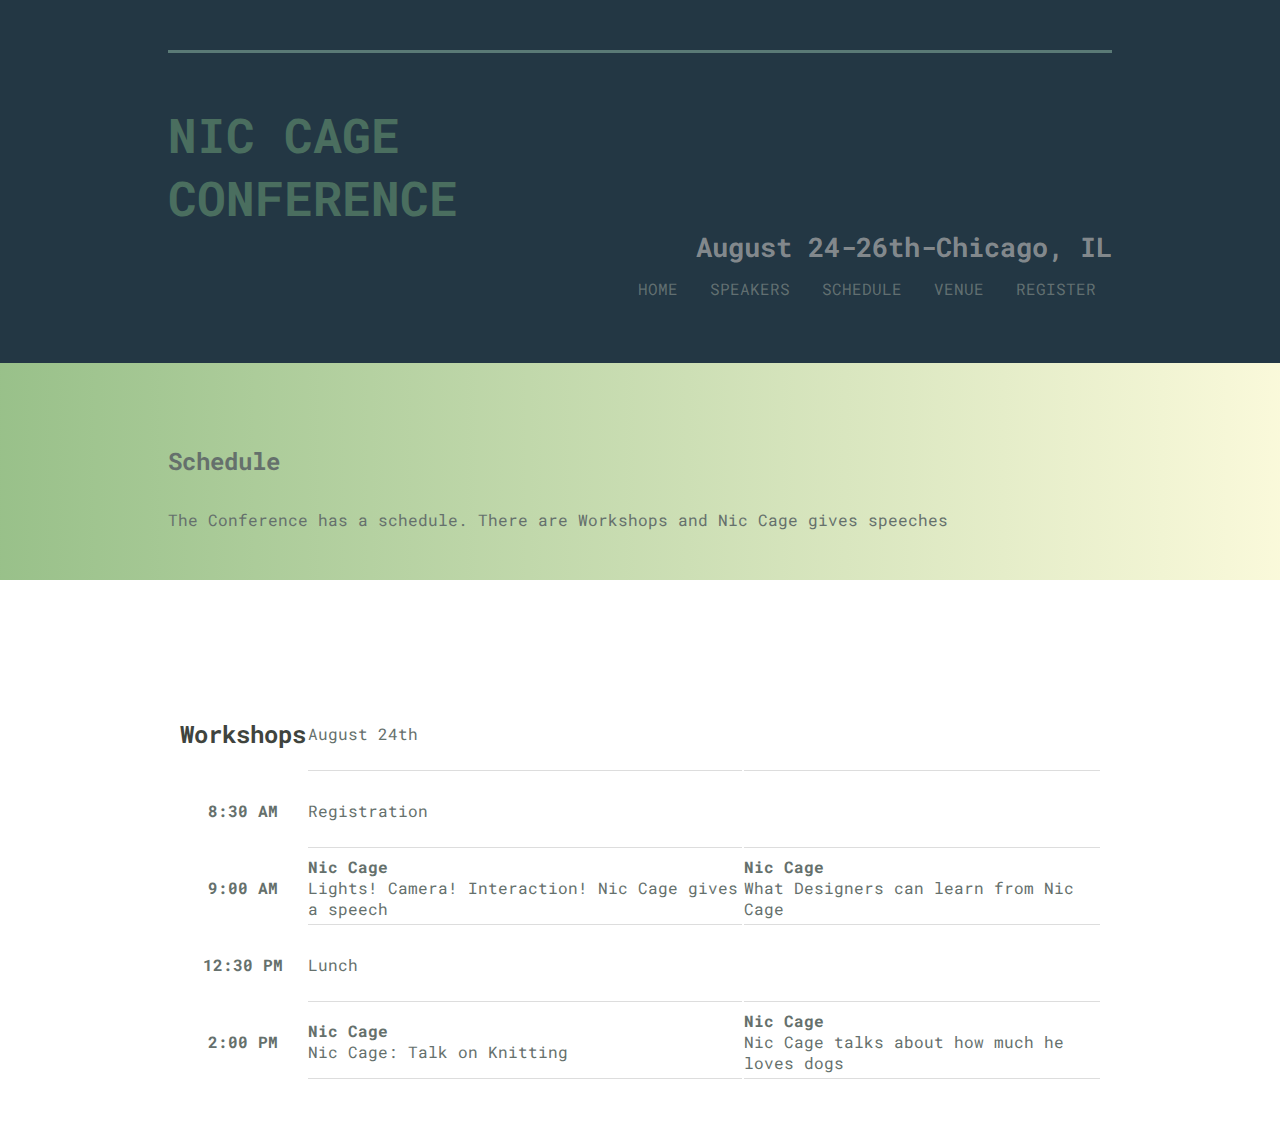
<file: index.html>
<!DOCTYPE html>
<html lang="en">
  <head>
    <meta charset="UTF-8" />
    <meta http-equiv="X-UA-Compatible" content="IE=edge" />
    <meta name="viewport" content="width=device-width, initial-scale=1.0" />
    <title>Document</title>
    <link rel="stylesheet" href="/style.css" />
    <link rel="preconnect" href="https://fonts.googleapis.com" />
    <link rel="preconnect" href="https://fonts.gstatic.com" crossorigin />
    <link
      href="https://fonts.googleapis.com/css2?family=IBM+Plex+Serif:ital,wght@1,100;1,300&family=Inconsolata&family=Jost:wght@200&family=Roboto+Mono:wght@300&display=swap"
      rel="stylesheet"
    />
  </head>
  <body>
    <header>
      <section class="top-header">
        <div class="top-div">
          <h1>
            Nic Cage <br />
            Conference
          </h1>
        </div>

        <div class="date-div">
          <h2>August 24-26th-Chicago, IL</h2>
        </div>

        <ul>
          <li><a href="">Register</a></li>
          <li><a href="">Venue</a></li>
          <li><a href="">Schedule</a></li>
          <li><a href="">Speakers</a></li>
          <li><a href="">Home</a></li>
        </ul>
      </section>

      <section class="bottom-header">
        <div class="bottom-div">
          <h2>Schedule</h2>
          <p>
            The Conference has a schedule. There are Workshops and Nic Cage
            gives speeches
          </p>
        </div>
      </section>
    </header>
    <main>
      <table>
        <tr>
          <th><div class="workshops">
            <h2>Workshops</h2>
          </div></th>
          <td>August 24th</td>
          <td></td>
        </tr>
        <tr>
          <th>8:30 AM</th>
          <td>Registration</td>
          <td></td>
        </tr>
        <tr>
          <th>9:00 AM</th>
          <td><b>Nic Cage</b><br>Lights! Camera! Interaction! Nic Cage gives a speech</td>
          <td><b>Nic Cage</b><br>What Designers can learn from Nic Cage </td>
        </tr>
        <tr>
          <th>12:30 PM</th>
          <td>Lunch</td>
          <td></td>
        </tr>
        <tr>
          <th>2:00 PM</th>
          <td><b>Nic Cage</b><br>Nic Cage: Talk on Knitting</td>
          <td><b>Nic Cage</b><br>Nic Cage talks about how much he loves dogs</td>
        </tr>
      </table>
    </main>
  </body>
</html>
</file>
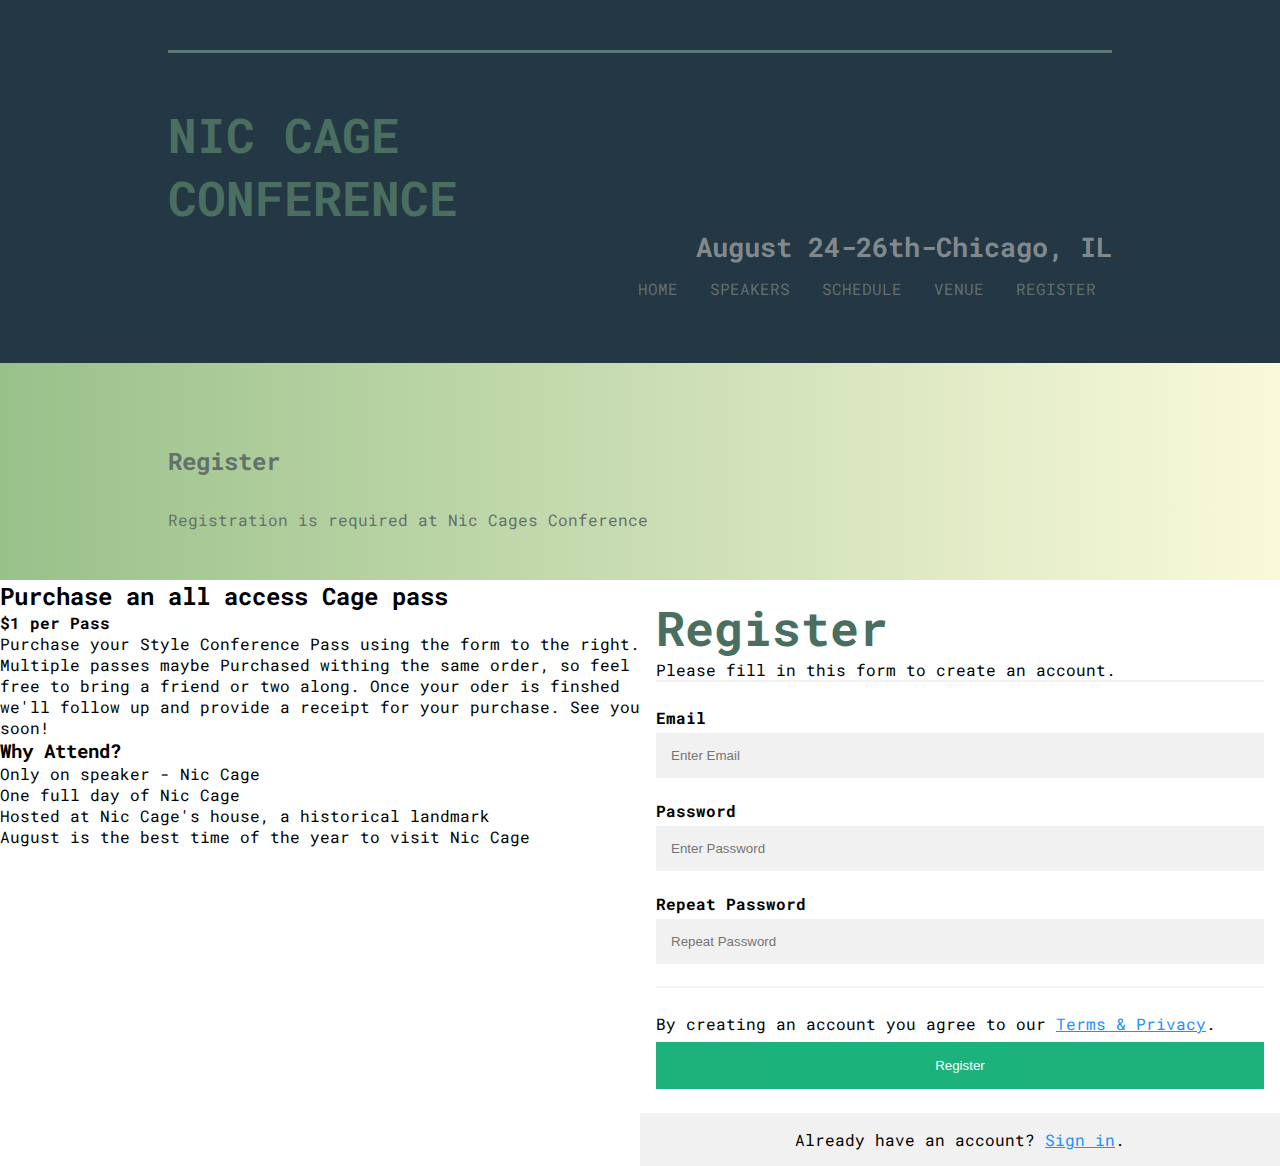
<file: register.html>
<!DOCTYPE html>
<html lang="en">
  <head>
    <meta charset="UTF-8" />
    <meta http-equiv="X-UA-Compatible" content="IE=edge" />
    <meta name="viewport" content="width=device-width, initial-scale=1.0" />
    <title>Document</title>
    <link rel="stylesheet" href="/style.css" />
    <link rel="preconnect" href="https://fonts.googleapis.com" />
    <link rel="preconnect" href="https://fonts.gstatic.com" crossorigin />
    <link
      href="https://fonts.googleapis.com/css2?family=IBM+Plex+Serif:ital,wght@1,100;1,300&family=Inconsolata&family=Jost:wght@200&family=Roboto+Mono:wght@300&display=swap"
      rel="stylesheet"
    />
  </head>
  <body>
    <header>
      <section class="top-header">
        <div class="top-div">
          <h1>
            Nic Cage <br />
            Conference
          </h1>
        </div>

        <div class="date-div">
          <h2>August 24-26th-Chicago, IL</h2>
        </div>

        <ul>
          <li><a href="about.asp">Register</a></li>
          <li><a href="about.asp">Venue</a></li>
          <li><a href="contact.asp">Schedule</a></li>
          <li><a href="news.asp">Speakers</a></li>
          <li><a href="default.asp">Home</a></li>
        </ul>
      </section>

      <section class="bottom-header">
        <div class="bottom-div">
          <h2>Register</h2>
          <p>
            Registration is required at Nic Cages Conference
          </p>
        </div>
      </section>
    </header>
    <main>
      <div class="registration-left">
        <h2>Purchase an all access Cage pass</h2>
        <p><b>$1 per Pass</b></p>
        <p>Purchase your Style Conference Pass using the form to the 
          right. Multiple passes maybe Purchased withing the same order,
           so feel free to bring a friend or two along. Once your oder is 
           finshed we'll follow up and provide a receipt for your purchase.
           See you soon!
        </p>
        <p>
          <h3>Why Attend?</h3>
          <ul>
          <li>Only on speaker - Nic Cage </li>
          <li>One full day of Nic Cage</li>
          <li>Hosted at Nic Cage's house, a historical landmark</li>
          <li>August is the best time of the year to visit Nic Cage</li>
        </ul>
        </p>
      </div>
      <div class="registration-right">
        <form action="action_page.php">
          <div class="container">
            <h1>Register</h1>
            <p>Please fill in this form to create an account.</p>
            <hr>
        
            <label for="email"><b>Email</b></label>
            <input type="text" placeholder="Enter Email" name="email" id="email" required>
        
            <label for="psw"><b>Password</b></label>
            <input type="password" placeholder="Enter Password" name="psw" id="psw" required>
        
            <label for="psw-repeat"><b>Repeat Password</b></label>
            <input type="password" placeholder="Repeat Password" name="psw-repeat" id="psw-repeat" required>
            <hr>
        
            <p>By creating an account you agree to our <a href="#">Terms & Privacy</a>.</p>
            <button type="submit" class="registerbtn">Register</button>
          </div>
        
          <div class="container signin">
            <p>Already have an account? <a href="#">Sign in</a>.</p>
          </div>
        </form>
      </div>
    </main>
  </body>
</html>
</file>
<file: style.css>
/* Nic Cage Table */
* {
  box-sizing: border-box;
  margin: 0;
  padding: 0;
}
body {
  font-family: "IBM Plex Serif", serif;
  font-family: "Inconsolata", monospace;
  font-family: "Jost", sans-serif;
  font-family: "Roboto Mono", monospace;
}
h1 {
  font-size: 3rem;
  color: rgb(74, 110, 95);
}
.top-div {
  text-transform: uppercase;
  border-top: 3px solid rgba(100, 134, 127, 0.849);
  padding-top: 50px;
  margin-right: 10%;
  margin-left: 10%;
}
.top-header {
  background-color: rgb(35, 55, 68);
  width: 100%;
  padding: 50px;
  /* margin: 20px;  */
}

.bottom-header {
  background-image: linear-gradient(
    to right,
    rgba(91, 155, 67, 0.623),
    rgba(248, 247, 204, 0.719)
  );
  width: 100%;
  padding: 50px;
}

.date-div {
  float: right;
  color: rgba(180, 179, 179, 0.678);
  /* position: absolute; */
  /* top: 100px; */
  font-size: 18px;
  margin-right: 10%;
  right: 0;
}

.top-header ul{
  list-style-type: none;
  margin: 0;
  padding: 0;
  overflow: hidden;
  clear: right;
  margin-right: 10%;
  right: 0;
  text-transform: uppercase;
}

.top-header li {
  float: right;
  right: 0;
}

.top-header li a {
  display: block;
  color: rgba(136, 146, 140, 0.623);
  text-align: center;
  padding: 14px 16px;
  text-decoration: none;
  font-size: 1rem;
}

.top-header li a:hover {
  background-color: rgba(175, 169, 169, 0.575);
  border-radius: 0.2rem;
}

.bottom-div {
  margin-left: 10%;
  color: rgb(101, 112, 108);
}
.bottom-div h2 {
  margin-bottom: 2rem;
  margin-top: 2rem;
}

/* table  */

td {
  border-bottom: 1px solid #ddd;
}

table {
  margin-left: 10%;
  margin-right: 10%;
  margin-top: 5%;
  padding: 50px;
  width: 80%;
  color: rgb(101, 112, 108);
}
th{
  height: 75px;
}

.workshops h2 {
  color: rgb(63, 68, 62);
}


/* Register */


* {box-sizing: border-box}

/* Add padding to containers */
.container {
  padding: 16px;
}

/* Full-width input fields */
input[type=text], input[type=password] {
  width: 100%;
  padding: 15px;
  margin: 5px 0 22px 0;
  display: inline-block;
  border: none;
  background: #f1f1f1;
}

input[type=text]:focus, input[type=password]:focus {
  background-color: #ddd;
  outline: none;
}

/* Overwrite default styles of hr */
hr {
  border: 1px solid #f1f1f1;
  margin-bottom: 25px;
}

/* Set a style for the submit/register button */
.registerbtn {
  background-color: #04AA6D;
  color: white;
  padding: 16px 20px;
  margin: 8px 0;
  border: none;
  cursor: pointer;
  width: 100%;
  opacity: 0.9;
}

.registerbtn:hover {
  opacity:1;
}

/* Add a blue text color to links */
a {
  color: dodgerblue;
}

/* Set a grey background color and center the text of the "sign in" section */
.signin {
  background-color: #f1f1f1;
  text-align: center;
}

.registration-left {
float: left;
width: 50%;
}

.registration-right {
  float: right;
  width: 50%;
  }
</file>
